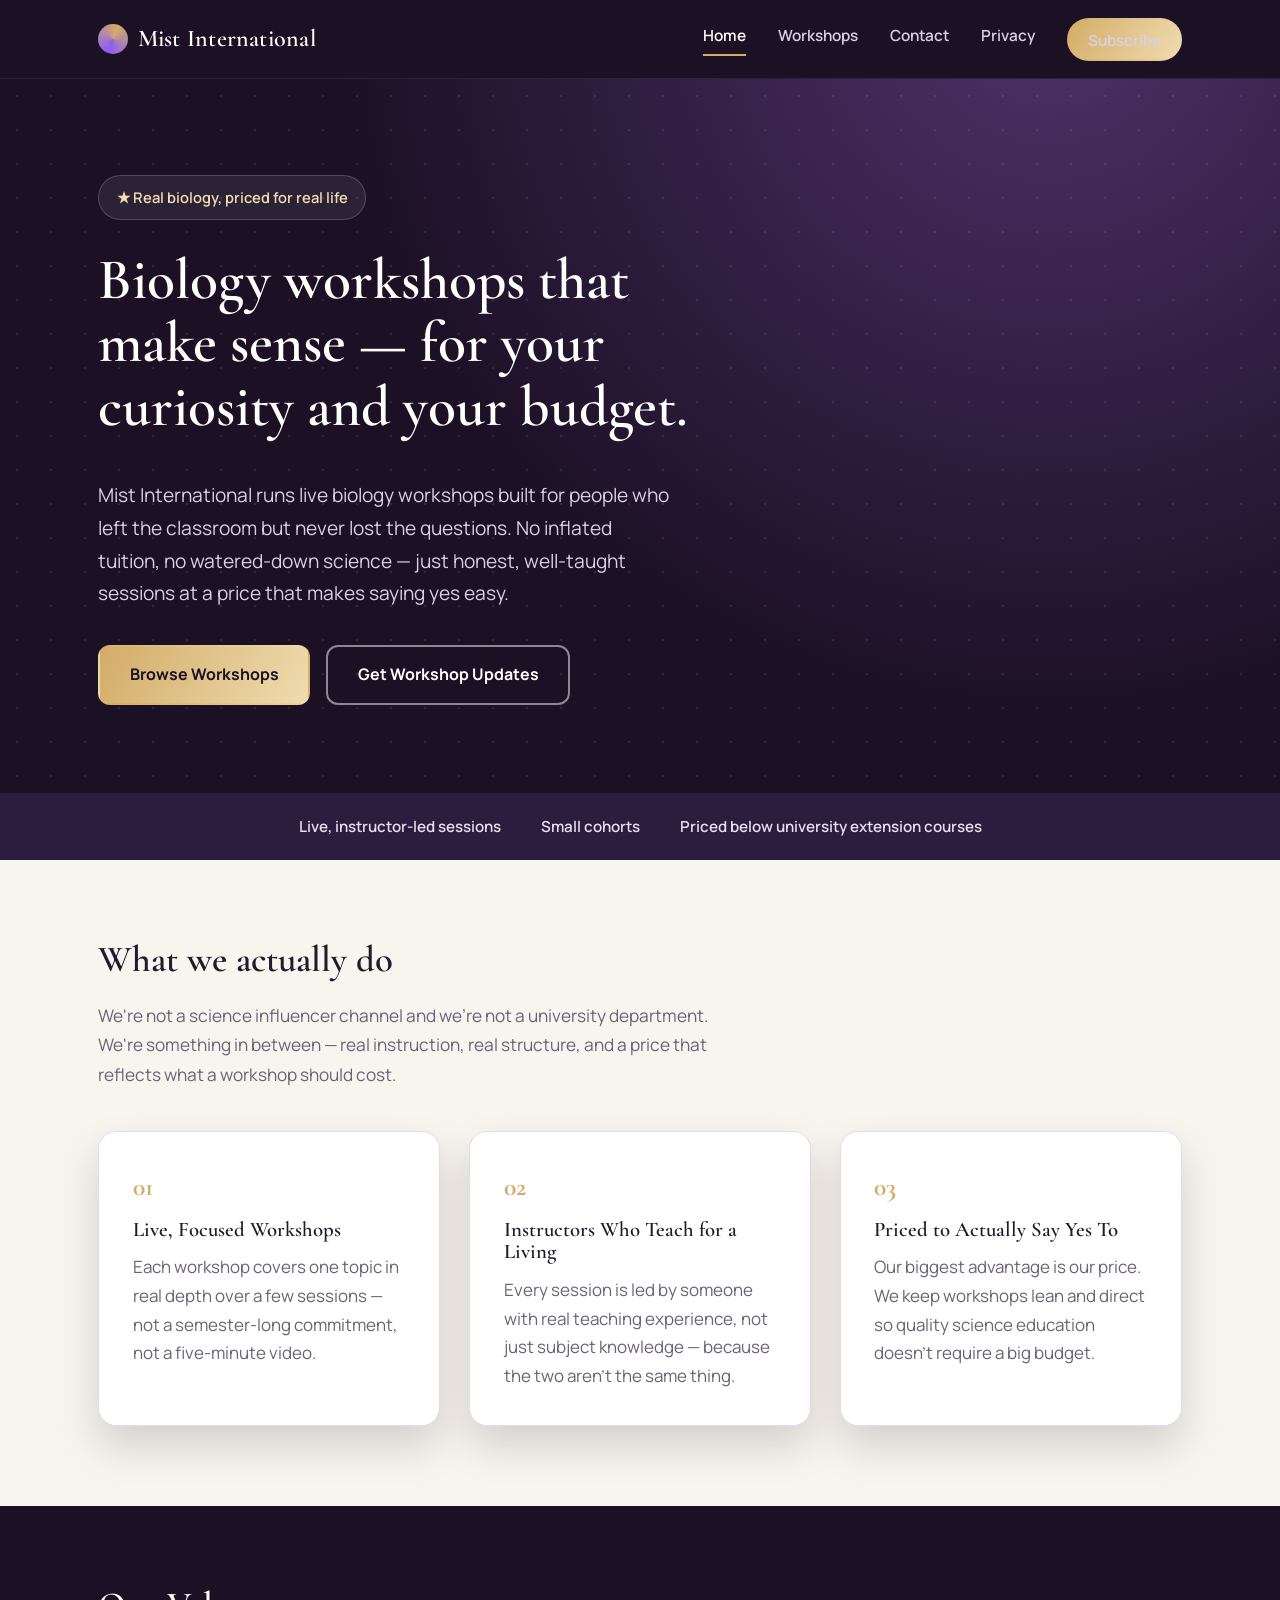
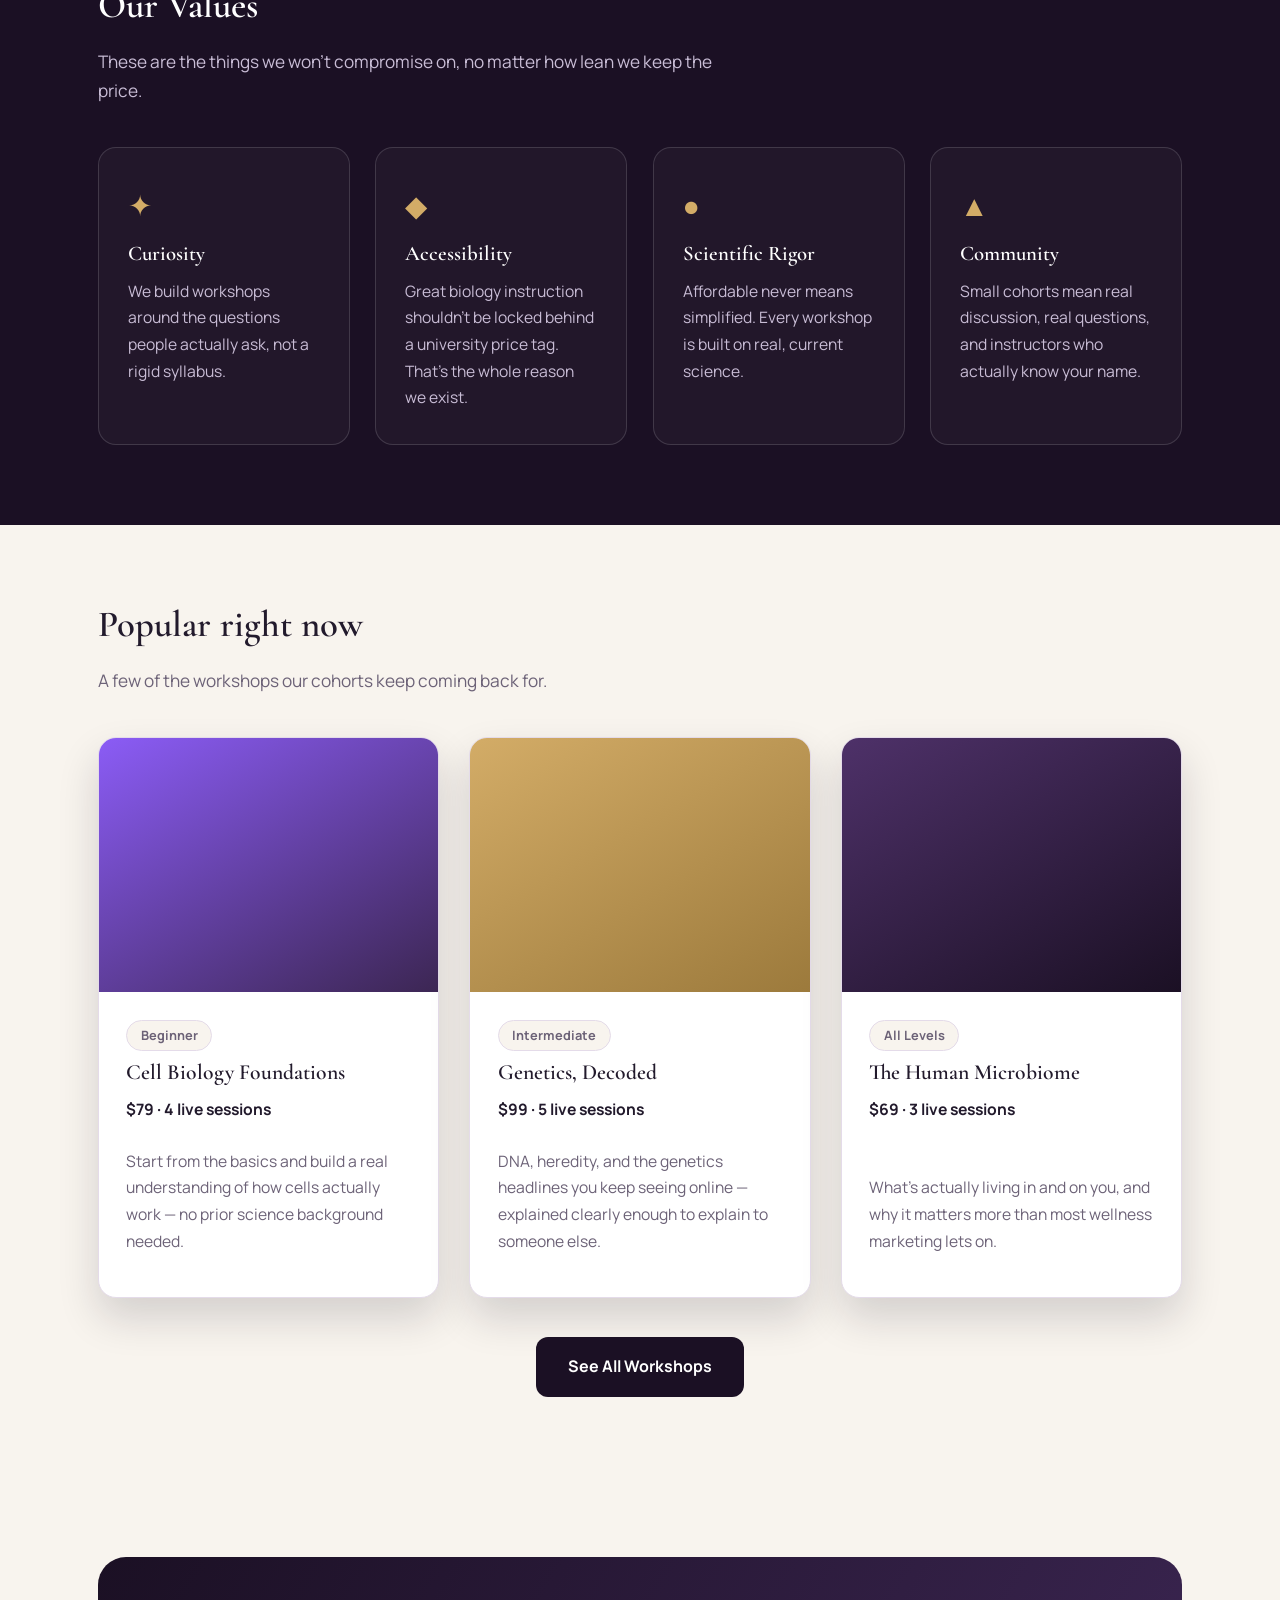
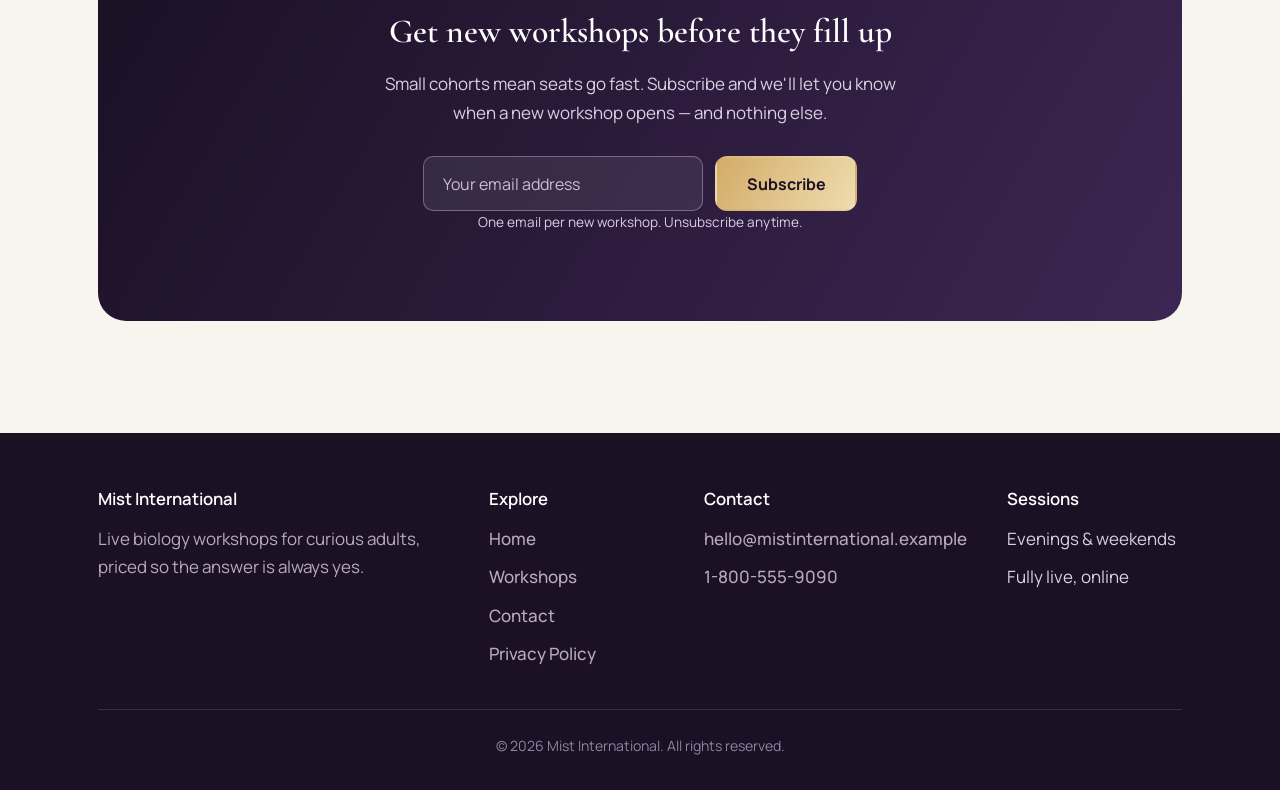
<file: index.html>
<!DOCTYPE html>
<html lang="en">
<head>
<meta charset="UTF-8" />
<meta name="viewport" content="width=device-width, initial-scale=1.0" />
<title>Mist International | Biology Workshops</title>
<link rel="preconnect" href="https://fonts.googleapis.com">
<link rel="preconnect" href="https://fonts.gstatic.com" crossorigin>
<link href="https://fonts.googleapis.com/css2?family=Cormorant+Garamond:wght@500;600;700&family=Manrope:wght@400;500;600;700;800&display=swap" rel="stylesheet">
<link rel="stylesheet" href="styles.css">
</head>
<body>

<header class="site-header">
  <div class="wrap">
    <a href="index.html" class="logo"><span class="mark"></span>Mist International</a>
    <nav class="main-nav">
      <a href="index.html" class="active">Home</a>
      <a href="products.html">Workshops</a>
      <a href="contact.html">Contact</a>
      <a href="privacy.html">Privacy</a>
      <a href="#newsletter" class="nav-cta">Subscribe</a>
    </nav>
  </div>
</header>

<section class="hero">
  <div class="wrap">
    <div class="hero-inner">
      <span class="price-note">★ Real biology, priced for real life</span>
      <h1>Biology workshops that make sense — for your curiosity and your budget.</h1>
      <p class="lead">Mist International runs live biology workshops built for people who left the classroom but never lost the questions. No inflated tuition, no watered-down science — just honest, well-taught sessions at a price that makes saying yes easy.</p>
      <div class="btn-row">
        <a href="products.html" class="btn btn-gold">Browse Workshops</a>
        <a href="#newsletter" class="btn btn-ghost">Get Workshop Updates</a>
      </div>
    </div>
  </div>
</section>

<div class="trust-strip">
  <div class="wrap">
    <span>Live, instructor-led sessions</span>
    <span>Small cohorts</span>
    <span>Priced below university extension courses</span>
  </div>
</div>

<section id="what-we-do">
  <div class="wrap">
    <div class="section-head">
      <h2>What we actually do</h2>
      <p>We're not a science influencer channel and we're not a university department. We're something in between — real instruction, real structure, and a price that reflects what a workshop should cost.</p>
    </div>
    <div class="tri-grid">
      <div class="highlight-card">
        <div class="num">01</div>
        <h3>Live, Focused Workshops</h3>
        <p>Each workshop covers one topic in real depth over a few sessions — not a semester-long commitment, not a five-minute video.</p>
      </div>
      <div class="highlight-card">
        <div class="num">02</div>
        <h3>Instructors Who Teach for a Living</h3>
        <p>Every session is led by someone with real teaching experience, not just subject knowledge — because the two aren't the same thing.</p>
      </div>
      <div class="highlight-card">
        <div class="num">03</div>
        <h3>Priced to Actually Say Yes To</h3>
        <p>Our biggest advantage is our price. We keep workshops lean and direct so quality science education doesn't require a big budget.</p>
      </div>
    </div>
  </div>
</section>

<section class="values-section" id="values">
  <div class="wrap">
    <div class="section-head">
      <h2>Our Values</h2>
      <p>These are the things we won't compromise on, no matter how lean we keep the price.</p>
    </div>
    <div class="values-grid">
      <div class="value-card">
        <div class="glyph">✦</div>
        <h3>Curiosity</h3>
        <p>We build workshops around the questions people actually ask, not a rigid syllabus.</p>
      </div>
      <div class="value-card">
        <div class="glyph">◆</div>
        <h3>Accessibility</h3>
        <p>Great biology instruction shouldn't be locked behind a university price tag. That's the whole reason we exist.</p>
      </div>
      <div class="value-card">
        <div class="glyph">●</div>
        <h3>Scientific Rigor</h3>
        <p>Affordable never means simplified. Every workshop is built on real, current science.</p>
      </div>
      <div class="value-card">
        <div class="glyph">▲</div>
        <h3>Community</h3>
        <p>Small cohorts mean real discussion, real questions, and instructors who actually know your name.</p>
      </div>
    </div>
  </div>
</section>

<section id="featured-workshops">
  <div class="wrap">
    <div class="section-head">
      <h2>Popular right now</h2>
      <p>A few of the workshops our cohorts keep coming back for.</p>
    </div>
    <div class="workshop-grid">
      <div class="workshop-card">
        <div class="workshop-photo w-a"></div>
        <div class="workshop-body">
          <span class="level-tag">Beginner</span>
          <h3>Cell Biology Foundations</h3>
          <p class="price">$79 · 4 live sessions</p>
          <p>Start from the basics and build a real understanding of how cells actually work — no prior science background needed.</p>
        </div>
      </div>
      <div class="workshop-card">
        <div class="workshop-photo w-b"></div>
        <div class="workshop-body">
          <span class="level-tag">Intermediate</span>
          <h3>Genetics, Decoded</h3>
          <p class="price">$99 · 5 live sessions</p>
          <p>DNA, heredity, and the genetics headlines you keep seeing online — explained clearly enough to explain to someone else.</p>
        </div>
      </div>
      <div class="workshop-card">
        <div class="workshop-photo w-c"></div>
        <div class="workshop-body">
          <span class="level-tag">All Levels</span>
          <h3>The Human Microbiome</h3>
          <p class="price">$69 · 3 live sessions</p>
          <p>What's actually living in and on you, and why it matters more than most wellness marketing lets on.</p>
        </div>
      </div>
    </div>
    <div class="btn-row" style="margin-top:2.4rem; justify-content:center;">
      <a href="products.html" class="btn btn-dark">See All Workshops</a>
    </div>
  </div>
</section>

<section id="newsletter">
  <div class="wrap">
    <div class="newsletter-band">
      <h2>Get new workshops before they fill up</h2>
      <p>Small cohorts mean seats go fast. Subscribe and we'll let you know when a new workshop opens — and nothing else.</p>
      <form class="newsletter-form">
        <label for="email" style="position:absolute; left:-9999px;">Email address</label>
        <input type="email" id="email" name="email" placeholder="Your email address" required>
        <button type="submit" class="btn btn-gold">Subscribe</button>
      </form>
      <p class="form-fine">One email per new workshop. Unsubscribe anytime.</p>
    </div>
  </div>
</section>

<footer class="site-footer">
  <div class="wrap">
    <div class="footer-grid">
      <div>
        <h4>Mist International</h4>
        <p>Live biology workshops for curious adults, priced so the answer is always yes.</p>
      </div>
      <div>
        <h4>Explore</h4>
        <ul>
          <li><a href="index.html">Home</a></li>
          <li><a href="products.html">Workshops</a></li>
          <li><a href="contact.html">Contact</a></li>
          <li><a href="privacy.html">Privacy Policy</a></li>
        </ul>
      </div>
      <div>
        <h4>Contact</h4>
        <ul>
          <li><a href="mailto:hello@mistinternational.example">hello@mistinternational.example</a></li>
          <li><a href="tel:+18005559090">1-800-555-9090</a></li>
        </ul>
      </div>
      <div>
        <h4>Sessions</h4>
        <ul>
          <li>Evenings & weekends</li>
          <li>Fully live, online</li>
        </ul>
      </div>
    </div>
    <div class="footer-bottom">© 2026 Mist International. All rights reserved.</div>
  </div>
</footer>

</body>
</html>
</file>
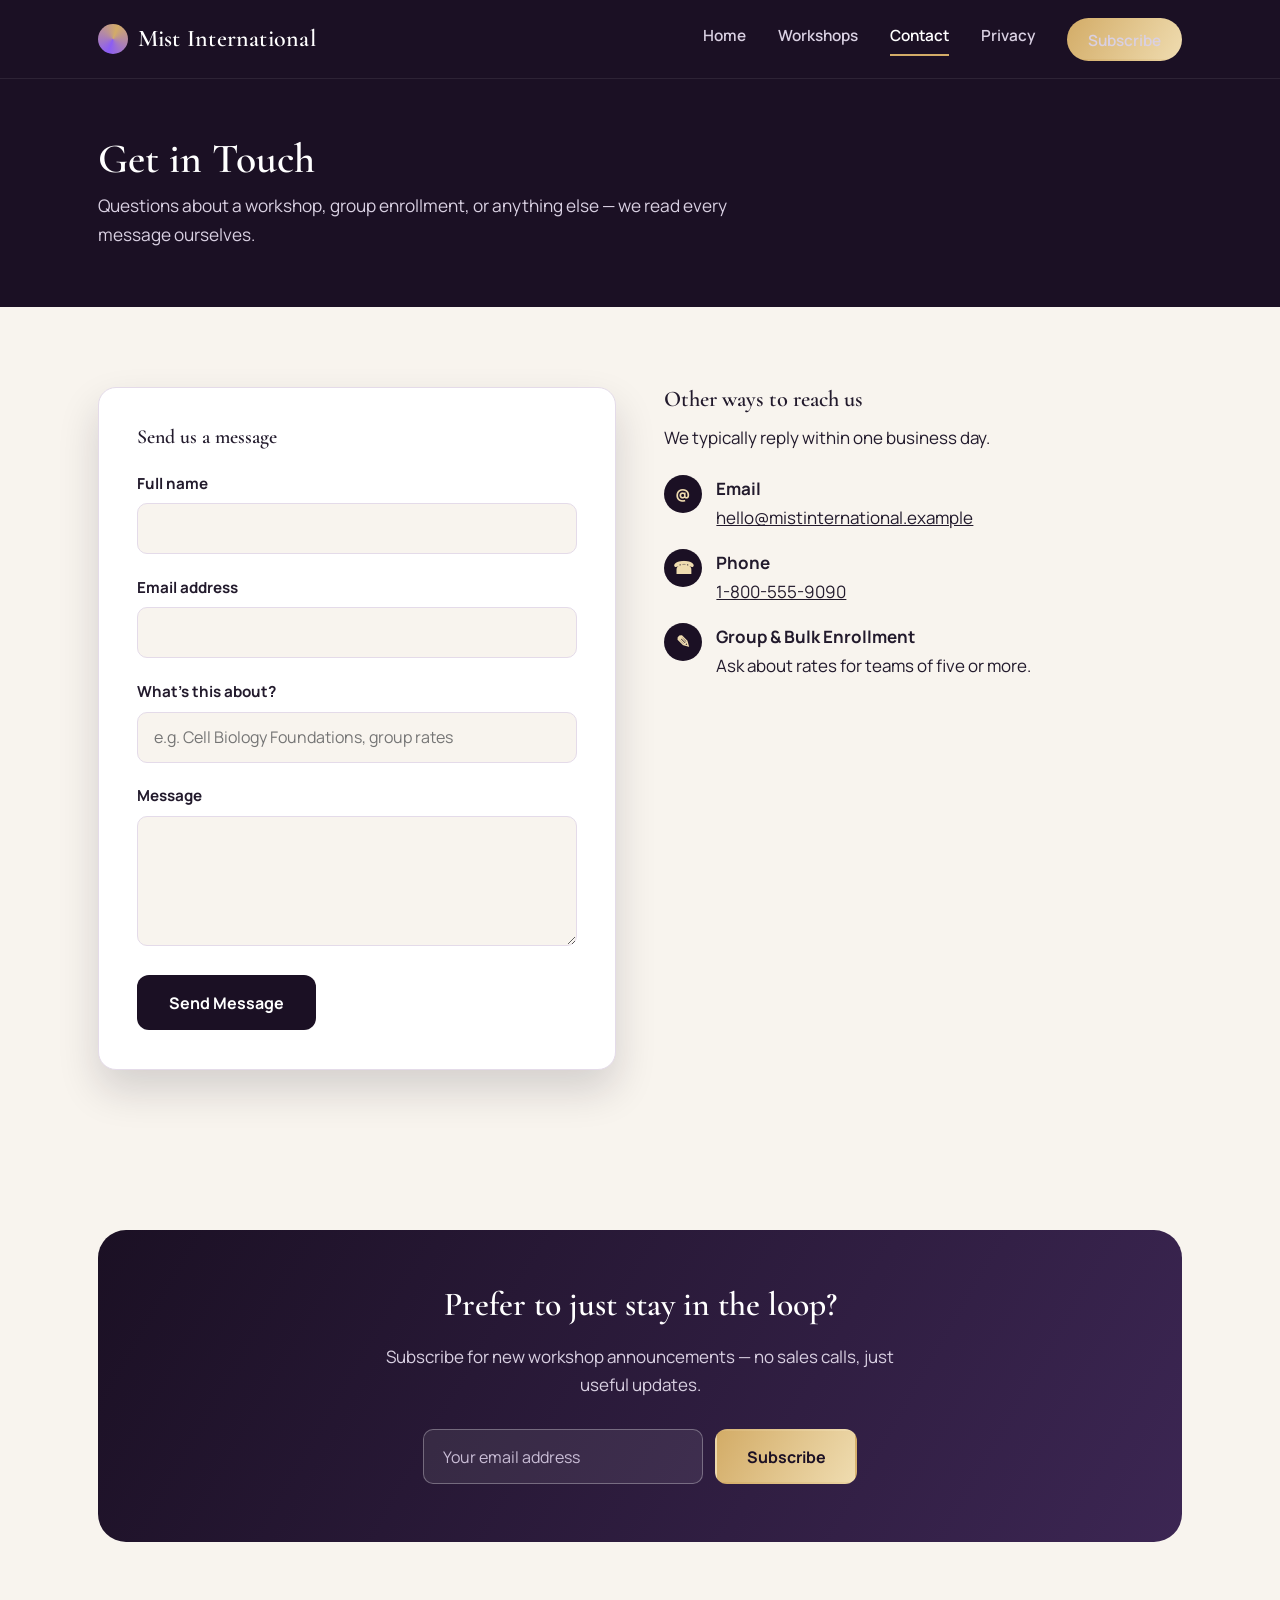
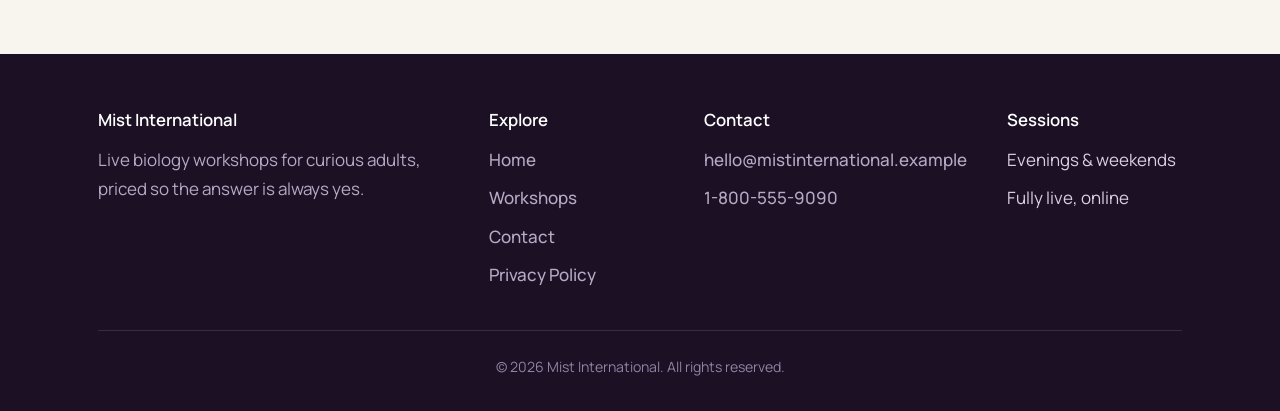
<file: contact.html>
<!DOCTYPE html>
<html lang="en">
<head>
<meta charset="UTF-8" />
<meta name="viewport" content="width=device-width, initial-scale=1.0" />
<title>Contact | Mist International</title>
<link rel="preconnect" href="https://fonts.googleapis.com">
<link rel="preconnect" href="https://fonts.gstatic.com" crossorigin>
<link href="https://fonts.googleapis.com/css2?family=Cormorant+Garamond:wght@500;600;700&family=Manrope:wght@400;500;600;700;800&display=swap" rel="stylesheet">
<link rel="stylesheet" href="styles.css">
</head>
<body>

<header class="site-header">
  <div class="wrap">
    <a href="index.html" class="logo"><span class="mark"></span>Mist International</a>
    <nav class="main-nav">
      <a href="index.html">Home</a>
      <a href="products.html">Workshops</a>
      <a href="contact.html" class="active">Contact</a>
      <a href="privacy.html">Privacy</a>
      <a href="index.html#newsletter" class="nav-cta">Subscribe</a>
    </nav>
  </div>
</header>

<div class="page-header">
  <div class="wrap">
    <h1>Get in Touch</h1>
    <p>Questions about a workshop, group enrollment, or anything else — we read every message ourselves.</p>
  </div>
</div>

<section>
  <div class="wrap">
    <div class="contact-grid">
      <div class="contact-card">
        <h3 style="margin-bottom:1.4rem;">Send us a message</h3>
        <form>
          <div class="form-field">
            <label for="name">Full name</label>
            <input type="text" id="name" name="name" required>
          </div>
          <div class="form-field">
            <label for="cemail">Email address</label>
            <input type="email" id="cemail" name="email" required>
          </div>
          <div class="form-field">
            <label for="topic">What's this about?</label>
            <input type="text" id="topic" name="topic" placeholder="e.g. Cell Biology Foundations, group rates">
          </div>
          <div class="form-field">
            <label for="message">Message</label>
            <textarea id="message" name="message" required></textarea>
          </div>
          <button type="submit" class="btn btn-dark">Send Message</button>
        </form>
      </div>

      <div class="contact-info">
        <h3>Other ways to reach us</h3>
        <p>We typically reply within one business day.</p>
        <ul class="contact-list">
          <li>
            <span class="icon">@</span>
            <div>
              <strong>Email</strong><br>
              <a href="mailto:hello@mistinternational.example">hello@mistinternational.example</a>
            </div>
          </li>
          <li>
            <span class="icon">☎</span>
            <div>
              <strong>Phone</strong><br>
              <a href="tel:+18005559090">1-800-555-9090</a>
            </div>
          </li>
          <li>
            <span class="icon">✎</span>
            <div>
              <strong>Group &amp; Bulk Enrollment</strong><br>
              Ask about rates for teams of five or more.
            </div>
          </li>
        </ul>
      </div>
    </div>
  </div>
</section>

<section>
  <div class="wrap">
    <div class="newsletter-band">
      <h2>Prefer to just stay in the loop?</h2>
      <p>Subscribe for new workshop announcements — no sales calls, just useful updates.</p>
      <form class="newsletter-form">
        <label for="email4" style="position:absolute; left:-9999px;">Email address</label>
        <input type="email" id="email4" name="email" placeholder="Your email address" required>
        <button type="submit" class="btn btn-gold">Subscribe</button>
      </form>
    </div>
  </div>
</section>

<footer class="site-footer">
  <div class="wrap">
    <div class="footer-grid">
      <div>
        <h4>Mist International</h4>
        <p>Live biology workshops for curious adults, priced so the answer is always yes.</p>
      </div>
      <div>
        <h4>Explore</h4>
        <ul>
          <li><a href="index.html">Home</a></li>
          <li><a href="products.html">Workshops</a></li>
          <li><a href="contact.html">Contact</a></li>
          <li><a href="privacy.html">Privacy Policy</a></li>
        </ul>
      </div>
      <div>
        <h4>Contact</h4>
        <ul>
          <li><a href="mailto:hello@mistinternational.example">hello@mistinternational.example</a></li>
          <li><a href="tel:+18005559090">1-800-555-9090</a></li>
        </ul>
      </div>
      <div>
        <h4>Sessions</h4>
        <ul>
          <li>Evenings & weekends</li>
          <li>Fully live, online</li>
        </ul>
      </div>
    </div>
    <div class="footer-bottom">© 2026 Mist International. All rights reserved.</div>
  </div>
</footer>

</body>
</html>
</file>
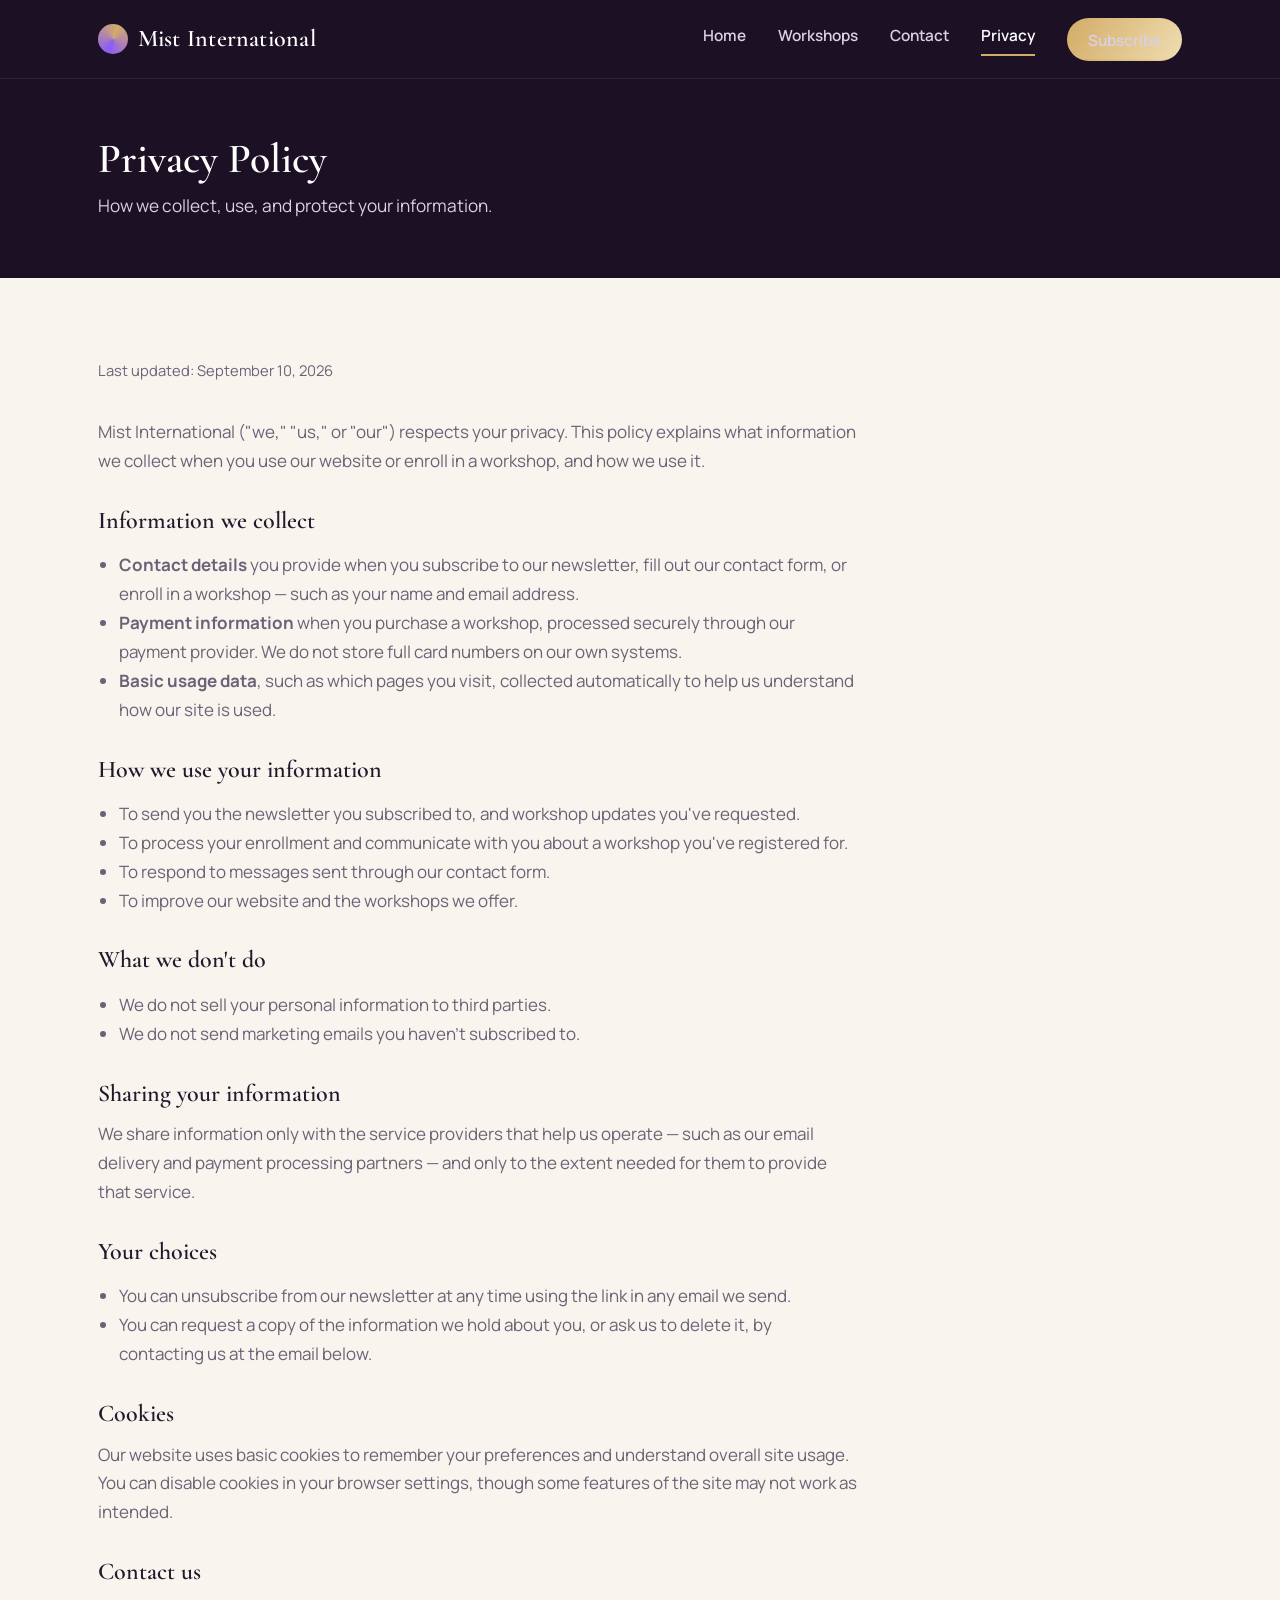
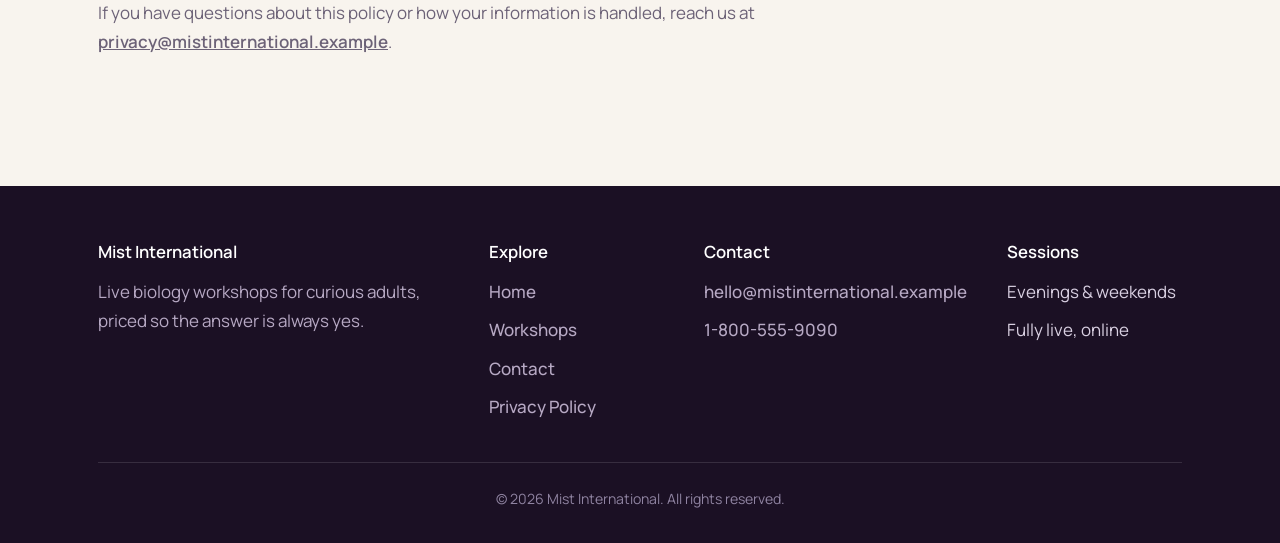
<file: privacy.html>
<!DOCTYPE html>
<html lang="en">
<head>
<meta charset="UTF-8" />
<meta name="viewport" content="width=device-width, initial-scale=1.0" />
<title>Privacy Policy | Mist International</title>
<link rel="preconnect" href="https://fonts.googleapis.com">
<link rel="preconnect" href="https://fonts.gstatic.com" crossorigin>
<link href="https://fonts.googleapis.com/css2?family=Cormorant+Garamond:wght@500;600;700&family=Manrope:wght@400;500;600;700;800&display=swap" rel="stylesheet">
<link rel="stylesheet" href="styles.css">
</head>
<body>

<header class="site-header">
  <div class="wrap">
    <a href="index.html" class="logo"><span class="mark"></span>Mist International</a>
    <nav class="main-nav">
      <a href="index.html">Home</a>
      <a href="products.html">Workshops</a>
      <a href="contact.html">Contact</a>
      <a href="privacy.html" class="active">Privacy</a>
      <a href="index.html#newsletter" class="nav-cta">Subscribe</a>
    </nav>
  </div>
</header>

<div class="page-header">
  <div class="wrap">
    <h1>Privacy Policy</h1>
    <p>How we collect, use, and protect your information.</p>
  </div>
</div>

<section>
  <div class="wrap">
    <div class="policy-body">
      <p class="policy-updated">Last updated: September 10, 2026</p>

      <p>Mist International ("we," "us," or "our") respects your privacy. This policy explains what information we collect when you use our website or enroll in a workshop, and how we use it.</p>

      <h2>Information we collect</h2>
      <ul>
        <li><strong>Contact details</strong> you provide when you subscribe to our newsletter, fill out our contact form, or enroll in a workshop — such as your name and email address.</li>
        <li><strong>Payment information</strong> when you purchase a workshop, processed securely through our payment provider. We do not store full card numbers on our own systems.</li>
        <li><strong>Basic usage data</strong>, such as which pages you visit, collected automatically to help us understand how our site is used.</li>
      </ul>

      <h2>How we use your information</h2>
      <ul>
        <li>To send you the newsletter you subscribed to, and workshop updates you've requested.</li>
        <li>To process your enrollment and communicate with you about a workshop you've registered for.</li>
        <li>To respond to messages sent through our contact form.</li>
        <li>To improve our website and the workshops we offer.</li>
      </ul>

      <h2>What we don't do</h2>
      <ul>
        <li>We do not sell your personal information to third parties.</li>
        <li>We do not send marketing emails you haven't subscribed to.</li>
      </ul>

      <h2>Sharing your information</h2>
      <p>We share information only with the service providers that help us operate — such as our email delivery and payment processing partners — and only to the extent needed for them to provide that service.</p>

      <h2>Your choices</h2>
      <ul>
        <li>You can unsubscribe from our newsletter at any time using the link in any email we send.</li>
        <li>You can request a copy of the information we hold about you, or ask us to delete it, by contacting us at the email below.</li>
      </ul>

      <h2>Cookies</h2>
      <p>Our website uses basic cookies to remember your preferences and understand overall site usage. You can disable cookies in your browser settings, though some features of the site may not work as intended.</p>

      <h2>Contact us</h2>
      <p>If you have questions about this policy or how your information is handled, reach us at <a href="mailto:privacy@mistinternational.example" style="color:var(--muted); font-weight:600;">privacy@mistinternational.example</a>.</p>
    </div>
  </div>
</section>

<footer class="site-footer">
  <div class="wrap">
    <div class="footer-grid">
      <div>
        <h4>Mist International</h4>
        <p>Live biology workshops for curious adults, priced so the answer is always yes.</p>
      </div>
      <div>
        <h4>Explore</h4>
        <ul>
          <li><a href="index.html">Home</a></li>
          <li><a href="products.html">Workshops</a></li>
          <li><a href="contact.html">Contact</a></li>
          <li><a href="privacy.html">Privacy Policy</a></li>
        </ul>
      </div>
      <div>
        <h4>Contact</h4>
        <ul>
          <li><a href="mailto:hello@mistinternational.example">hello@mistinternational.example</a></li>
          <li><a href="tel:+18005559090">1-800-555-9090</a></li>
        </ul>
      </div>
      <div>
        <h4>Sessions</h4>
        <ul>
          <li>Evenings & weekends</li>
          <li>Fully live, online</li>
        </ul>
      </div>
    </div>
    <div class="footer-bottom">© 2026 Mist International. All rights reserved.</div>
  </div>
</footer>

</body>
</html>
</file>
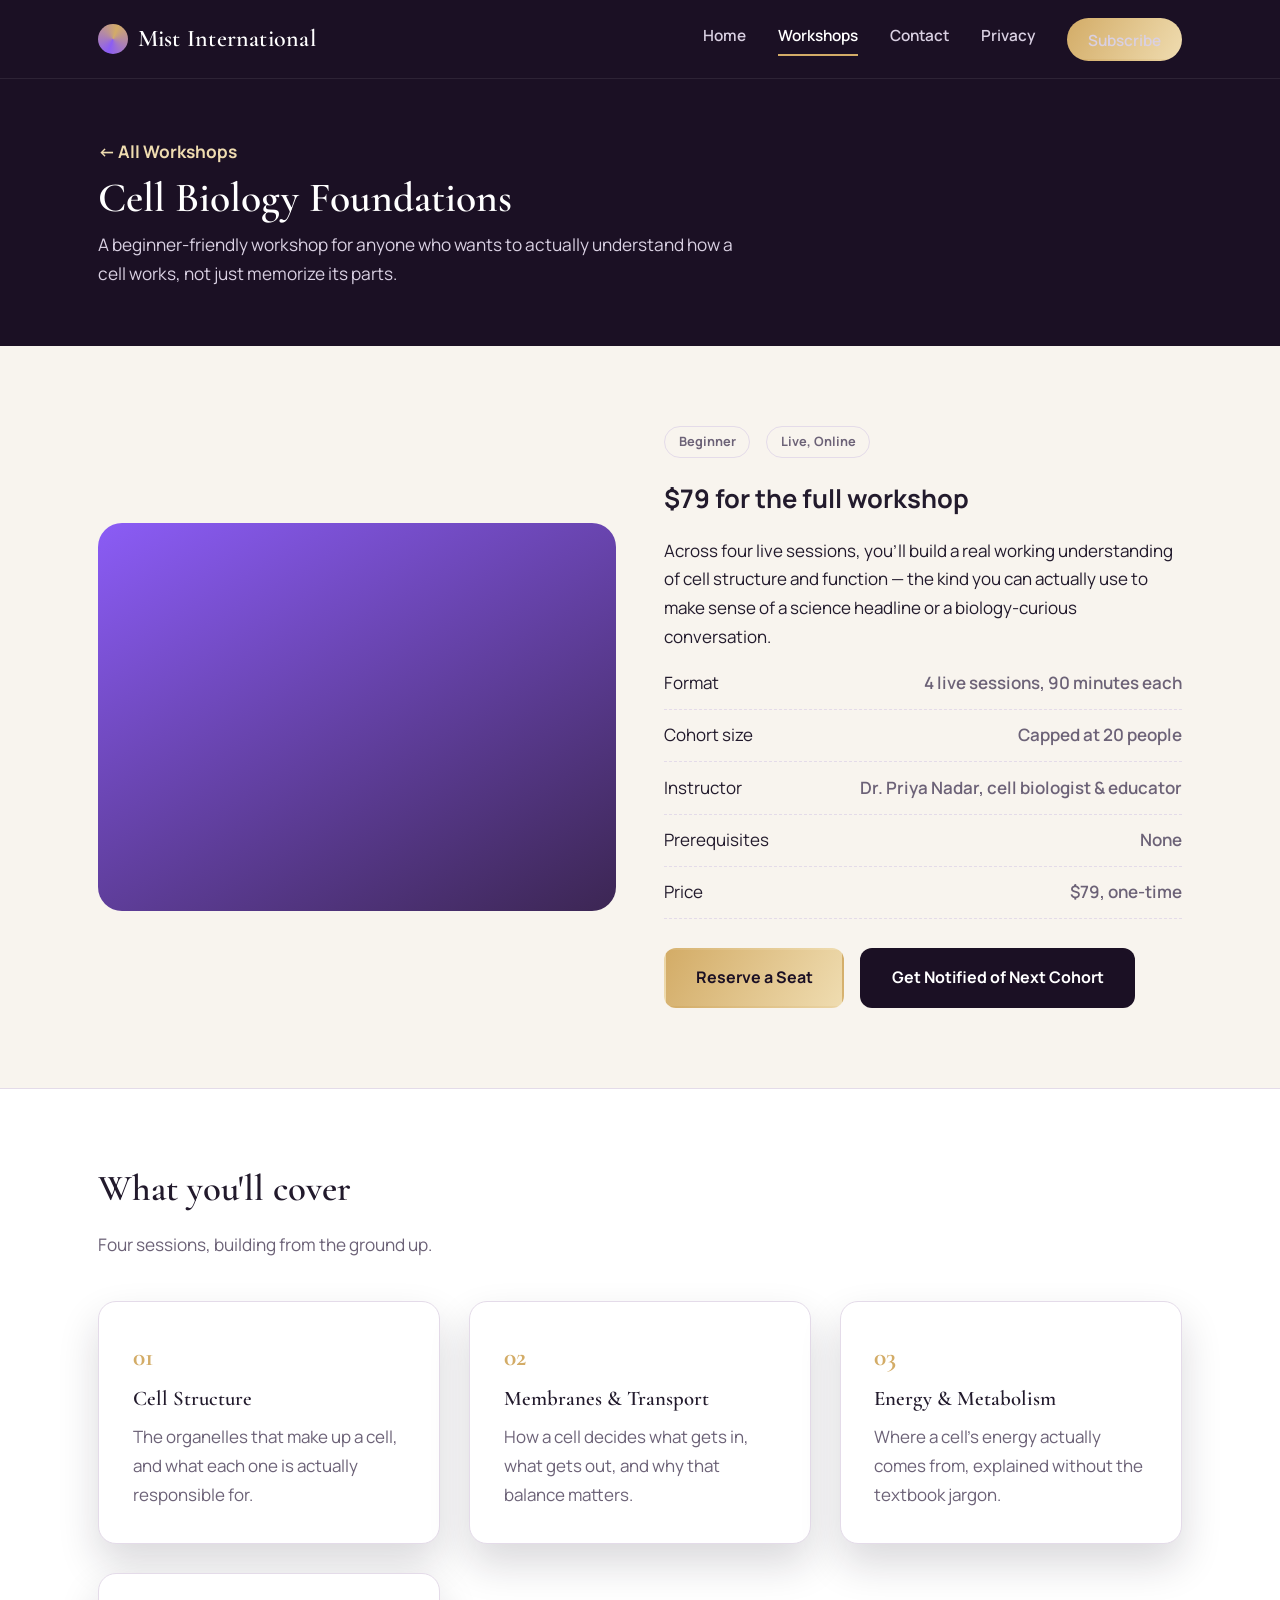
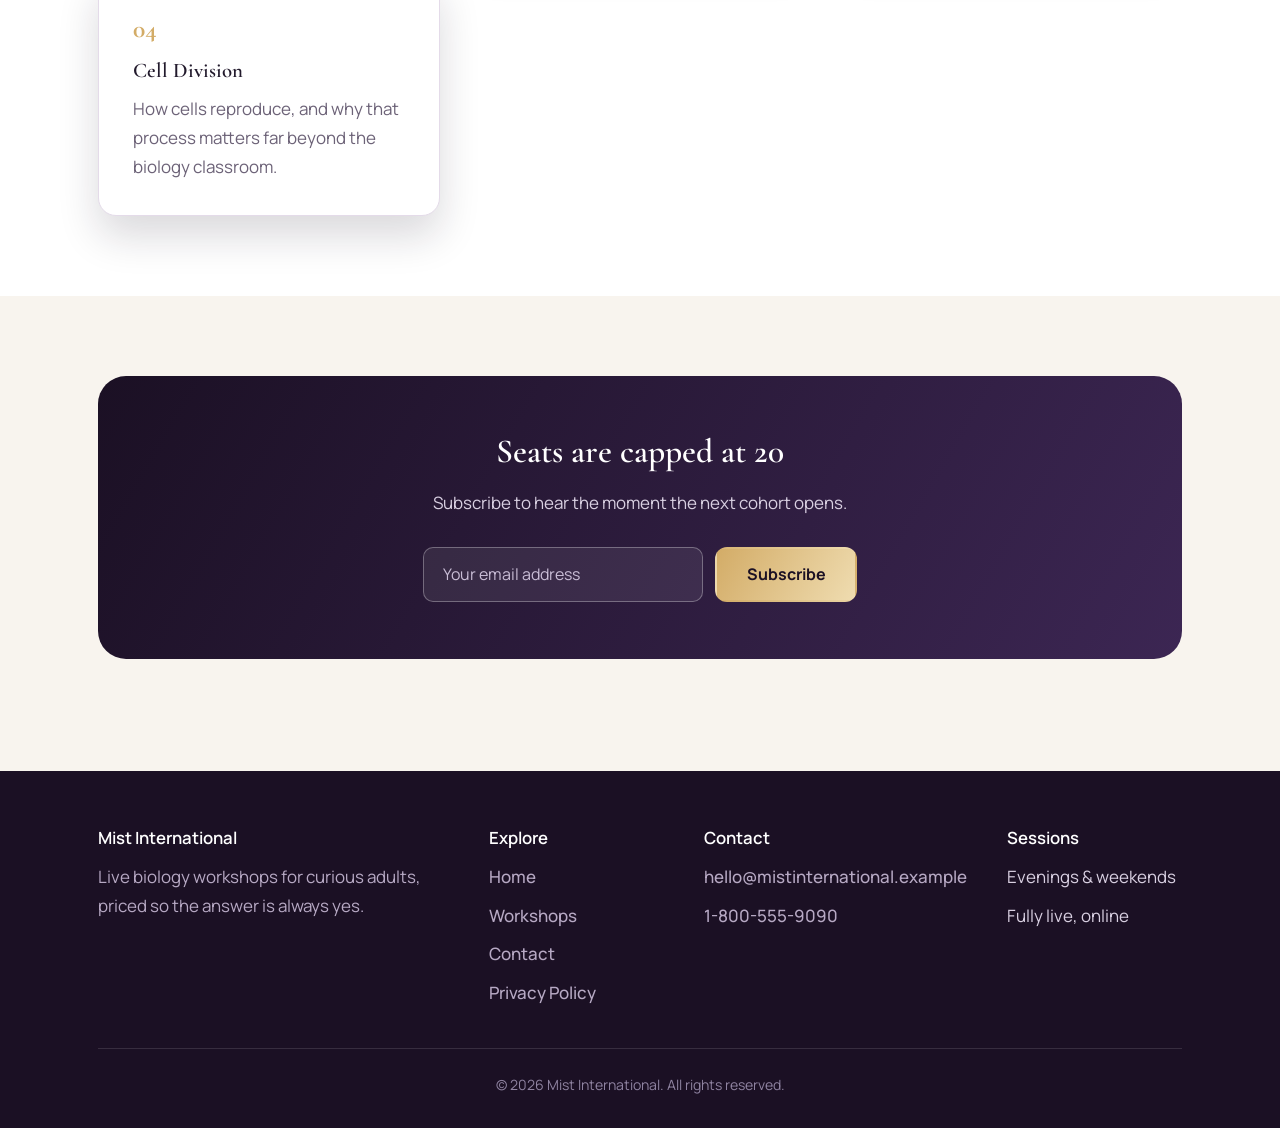
<file: product.html>
<!DOCTYPE html>
<html lang="en">
<head>
<meta charset="UTF-8" />
<meta name="viewport" content="width=device-width, initial-scale=1.0" />
<title>Cell Biology Foundations | Mist International</title>
<link rel="preconnect" href="https://fonts.googleapis.com">
<link rel="preconnect" href="https://fonts.gstatic.com" crossorigin>
<link href="https://fonts.googleapis.com/css2?family=Cormorant+Garamond:wght@500;600;700&family=Manrope:wght@400;500;600;700;800&display=swap" rel="stylesheet">
<link rel="stylesheet" href="styles.css">
</head>
<body>

<header class="site-header">
  <div class="wrap">
    <a href="index.html" class="logo"><span class="mark"></span>Mist International</a>
    <nav class="main-nav">
      <a href="index.html">Home</a>
      <a href="products.html" class="active">Workshops</a>
      <a href="contact.html">Contact</a>
      <a href="privacy.html">Privacy</a>
      <a href="index.html#newsletter" class="nav-cta">Subscribe</a>
    </nav>
  </div>
</header>

<div class="page-header">
  <div class="wrap">
    <p style="color:var(--gold-soft); font-weight:700; margin-bottom:0.6rem;"><a href="products.html" style="text-decoration:none; color:inherit;">← All Workshops</a></p>
    <h1>Cell Biology Foundations</h1>
    <p>A beginner-friendly workshop for anyone who wants to actually understand how a cell works, not just memorize its parts.</p>
  </div>
</div>

<section>
  <div class="wrap">
    <div class="product-hero">
      <div class="product-art"></div>
      <div>
        <div class="product-meta-row">
          <span class="level-tag">Beginner</span>
          <span class="level-tag">Live, Online</span>
        </div>
        <p class="product-price">$79 for the full workshop</p>
        <p>Across four live sessions, you'll build a real working understanding of cell structure and function — the kind you can actually use to make sense of a science headline or a biology-curious conversation.</p>
        <ul class="spec-list">
          <li><span>Format</span><strong>4 live sessions, 90 minutes each</strong></li>
          <li><span>Cohort size</span><strong>Capped at 20 people</strong></li>
          <li><span>Instructor</span><strong>Dr. Priya Nadar, cell biologist &amp; educator</strong></li>
          <li><span>Prerequisites</span><strong>None</strong></li>
          <li><span>Price</span><strong>$79, one-time</strong></li>
        </ul>
        <div class="btn-row" style="margin-top:1.8rem;">
          <a href="contact.html" class="btn btn-gold">Reserve a Seat</a>
          <a href="index.html#newsletter" class="btn btn-dark">Get Notified of Next Cohort</a>
        </div>
      </div>
    </div>
  </div>
</section>

<section style="background:#fff; border-top:1px solid var(--line);">
  <div class="wrap">
    <div class="section-head">
      <h2>What you'll cover</h2>
      <p>Four sessions, building from the ground up.</p>
    </div>
    <div class="tri-grid">
      <div class="highlight-card">
        <div class="num">01</div>
        <h3>Cell Structure</h3>
        <p>The organelles that make up a cell, and what each one is actually responsible for.</p>
      </div>
      <div class="highlight-card">
        <div class="num">02</div>
        <h3>Membranes &amp; Transport</h3>
        <p>How a cell decides what gets in, what gets out, and why that balance matters.</p>
      </div>
      <div class="highlight-card">
        <div class="num">03</div>
        <h3>Energy &amp; Metabolism</h3>
        <p>Where a cell's energy actually comes from, explained without the textbook jargon.</p>
      </div>
      <div class="highlight-card">
        <div class="num">04</div>
        <h3>Cell Division</h3>
        <p>How cells reproduce, and why that process matters far beyond the biology classroom.</p>
      </div>
    </div>
  </div>
</section>

<section>
  <div class="wrap">
    <div class="newsletter-band">
      <h2>Seats are capped at 20</h2>
      <p>Subscribe to hear the moment the next cohort opens.</p>
      <form class="newsletter-form">
        <label for="email3" style="position:absolute; left:-9999px;">Email address</label>
        <input type="email" id="email3" name="email" placeholder="Your email address" required>
        <button type="submit" class="btn btn-gold">Subscribe</button>
      </form>
    </div>
  </div>
</section>

<footer class="site-footer">
  <div class="wrap">
    <div class="footer-grid">
      <div>
        <h4>Mist International</h4>
        <p>Live biology workshops for curious adults, priced so the answer is always yes.</p>
      </div>
      <div>
        <h4>Explore</h4>
        <ul>
          <li><a href="index.html">Home</a></li>
          <li><a href="products.html">Workshops</a></li>
          <li><a href="contact.html">Contact</a></li>
          <li><a href="privacy.html">Privacy Policy</a></li>
        </ul>
      </div>
      <div>
        <h4>Contact</h4>
        <ul>
          <li><a href="mailto:hello@mistinternational.example">hello@mistinternational.example</a></li>
          <li><a href="tel:+18005559090">1-800-555-9090</a></li>
        </ul>
      </div>
      <div>
        <h4>Sessions</h4>
        <ul>
          <li>Evenings & weekends</li>
          <li>Fully live, online</li>
        </ul>
      </div>
    </div>
    <div class="footer-bottom">© 2026 Mist International. All rights reserved.</div>
  </div>
</footer>

</body>
</html>
</file>
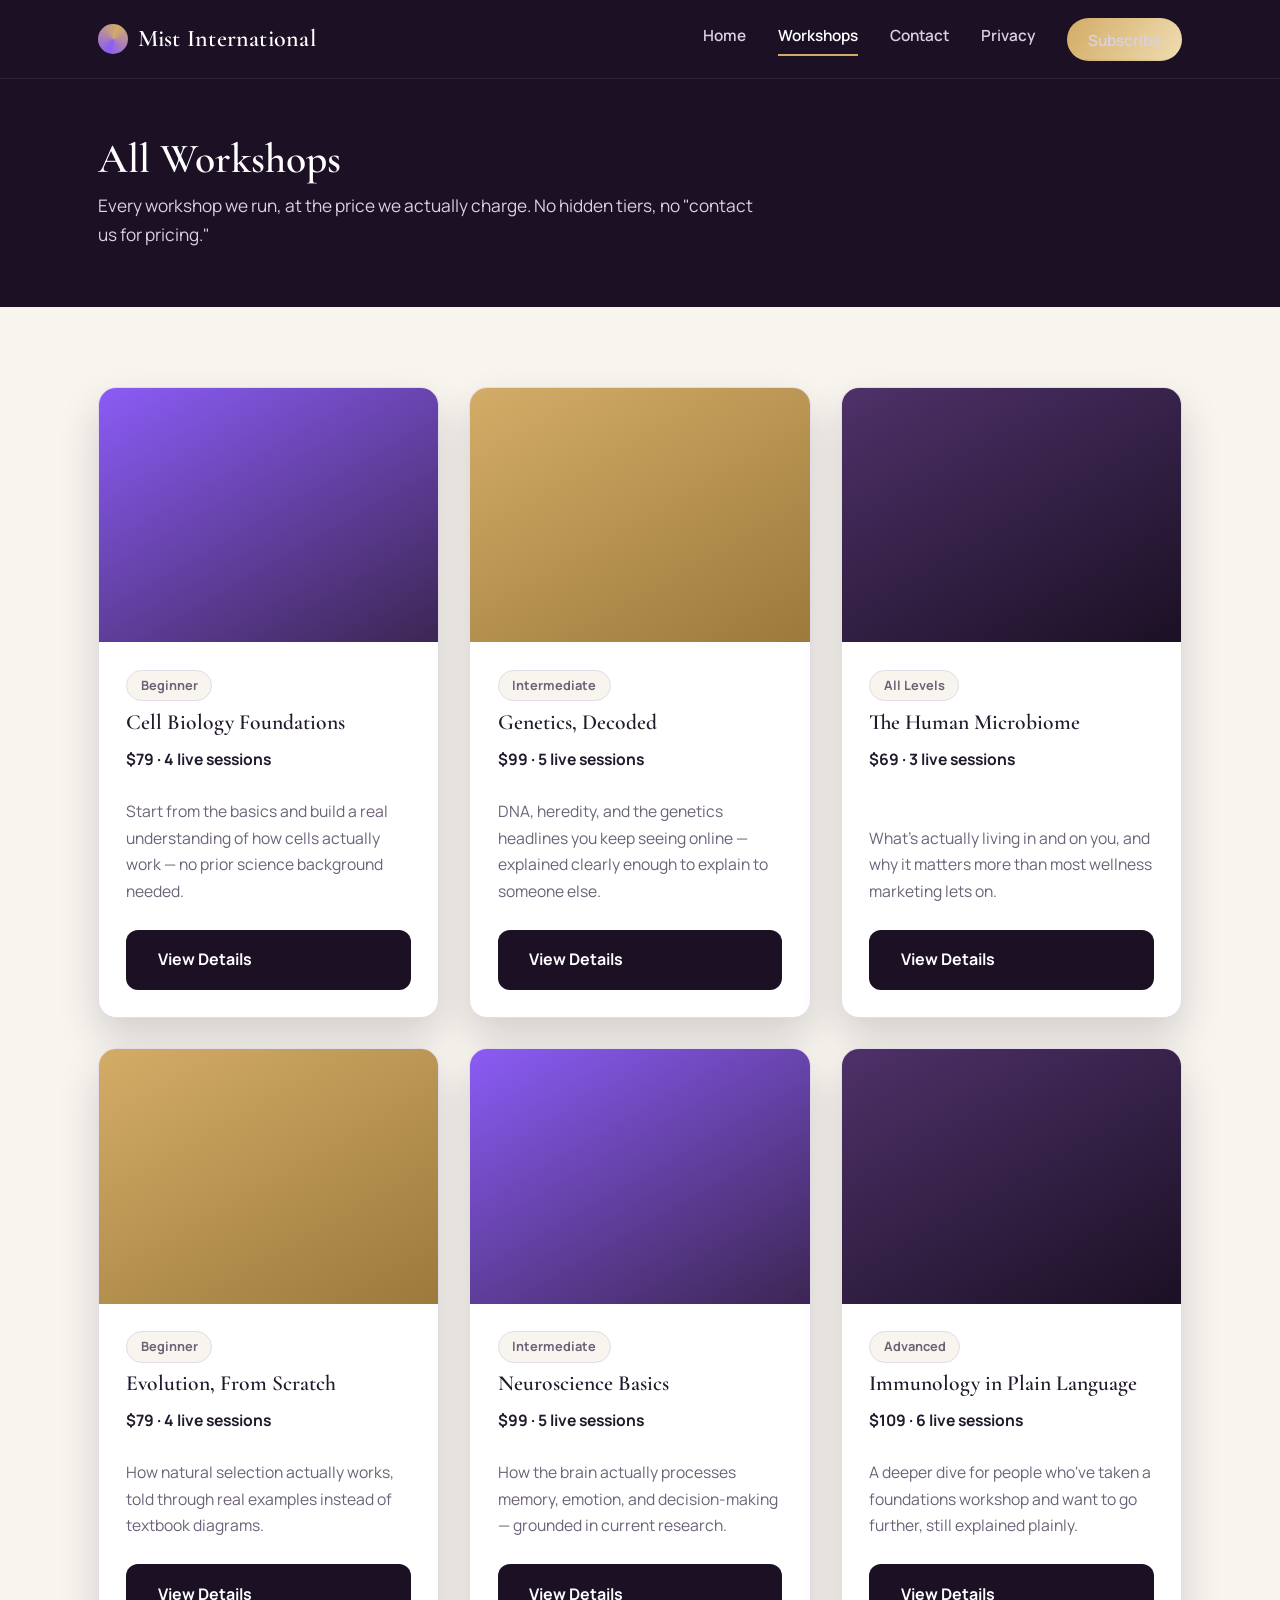
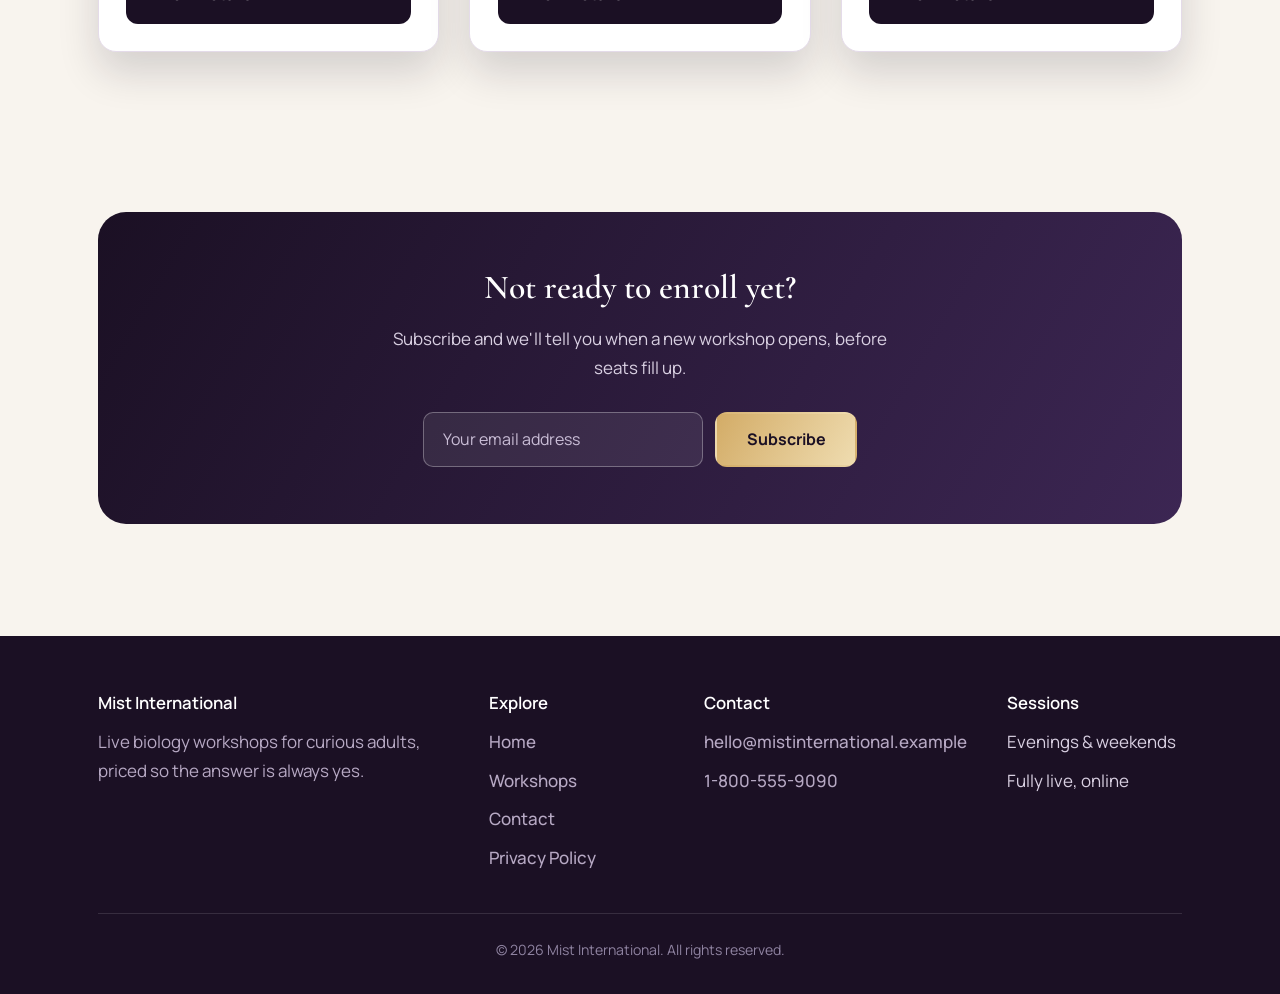
<file: products.html>
<!DOCTYPE html>
<html lang="en">
<head>
<meta charset="UTF-8" />
<meta name="viewport" content="width=device-width, initial-scale=1.0" />
<title>Workshops | Mist International</title>
<link rel="preconnect" href="https://fonts.googleapis.com">
<link rel="preconnect" href="https://fonts.gstatic.com" crossorigin>
<link href="https://fonts.googleapis.com/css2?family=Cormorant+Garamond:wght@500;600;700&family=Manrope:wght@400;500;600;700;800&display=swap" rel="stylesheet">
<link rel="stylesheet" href="styles.css">
</head>
<body>

<header class="site-header">
  <div class="wrap">
    <a href="index.html" class="logo"><span class="mark"></span>Mist International</a>
    <nav class="main-nav">
      <a href="index.html">Home</a>
      <a href="products.html" class="active">Workshops</a>
      <a href="contact.html">Contact</a>
      <a href="privacy.html">Privacy</a>
      <a href="index.html#newsletter" class="nav-cta">Subscribe</a>
    </nav>
  </div>
</header>

<div class="page-header">
  <div class="wrap">
    <h1>All Workshops</h1>
    <p>Every workshop we run, at the price we actually charge. No hidden tiers, no "contact us for pricing."</p>
  </div>
</div>

<section>
  <div class="wrap">
    <div class="workshop-grid">

      <div class="workshop-card">
        <div class="workshop-photo w-a"></div>
        <div class="workshop-body">
          <span class="level-tag">Beginner</span>
          <h3>Cell Biology Foundations</h3>
          <p class="price">$79 · 4 live sessions</p>
          <p>Start from the basics and build a real understanding of how cells actually work — no prior science background needed.</p>
          <a href="product.html" class="btn btn-dark">View Details</a>
        </div>
      </div>

      <div class="workshop-card">
        <div class="workshop-photo w-b"></div>
        <div class="workshop-body">
          <span class="level-tag">Intermediate</span>
          <h3>Genetics, Decoded</h3>
          <p class="price">$99 · 5 live sessions</p>
          <p>DNA, heredity, and the genetics headlines you keep seeing online — explained clearly enough to explain to someone else.</p>
          <a href="product.html" class="btn btn-dark">View Details</a>
        </div>
      </div>

      <div class="workshop-card">
        <div class="workshop-photo w-c"></div>
        <div class="workshop-body">
          <span class="level-tag">All Levels</span>
          <h3>The Human Microbiome</h3>
          <p class="price">$69 · 3 live sessions</p>
          <p>What's actually living in and on you, and why it matters more than most wellness marketing lets on.</p>
          <a href="product.html" class="btn btn-dark">View Details</a>
        </div>
      </div>

      <div class="workshop-card">
        <div class="workshop-photo w-b"></div>
        <div class="workshop-body">
          <span class="level-tag">Beginner</span>
          <h3>Evolution, From Scratch</h3>
          <p class="price">$79 · 4 live sessions</p>
          <p>How natural selection actually works, told through real examples instead of textbook diagrams.</p>
          <a href="product.html" class="btn btn-dark">View Details</a>
        </div>
      </div>

      <div class="workshop-card">
        <div class="workshop-photo w-a"></div>
        <div class="workshop-body">
          <span class="level-tag">Intermediate</span>
          <h3>Neuroscience Basics</h3>
          <p class="price">$99 · 5 live sessions</p>
          <p>How the brain actually processes memory, emotion, and decision-making — grounded in current research.</p>
          <a href="product.html" class="btn btn-dark">View Details</a>
        </div>
      </div>

      <div class="workshop-card">
        <div class="workshop-photo w-c"></div>
        <div class="workshop-body">
          <span class="level-tag">Advanced</span>
          <h3>Immunology in Plain Language</h3>
          <p class="price">$109 · 6 live sessions</p>
          <p>A deeper dive for people who've taken a foundations workshop and want to go further, still explained plainly.</p>
          <a href="product.html" class="btn btn-dark">View Details</a>
        </div>
      </div>

    </div>
  </div>
</section>

<section>
  <div class="wrap">
    <div class="newsletter-band">
      <h2>Not ready to enroll yet?</h2>
      <p>Subscribe and we'll tell you when a new workshop opens, before seats fill up.</p>
      <form class="newsletter-form">
        <label for="email2" style="position:absolute; left:-9999px;">Email address</label>
        <input type="email" id="email2" name="email" placeholder="Your email address" required>
        <button type="submit" class="btn btn-gold">Subscribe</button>
      </form>
    </div>
  </div>
</section>

<footer class="site-footer">
  <div class="wrap">
    <div class="footer-grid">
      <div>
        <h4>Mist International</h4>
        <p>Live biology workshops for curious adults, priced so the answer is always yes.</p>
      </div>
      <div>
        <h4>Explore</h4>
        <ul>
          <li><a href="index.html">Home</a></li>
          <li><a href="products.html">Workshops</a></li>
          <li><a href="contact.html">Contact</a></li>
          <li><a href="privacy.html">Privacy Policy</a></li>
        </ul>
      </div>
      <div>
        <h4>Contact</h4>
        <ul>
          <li><a href="mailto:hello@mistinternational.example">hello@mistinternational.example</a></li>
          <li><a href="tel:+18005559090">1-800-555-9090</a></li>
        </ul>
      </div>
      <div>
        <h4>Sessions</h4>
        <ul>
          <li>Evenings & weekends</li>
          <li>Fully live, online</li>
        </ul>
      </div>
    </div>
    <div class="footer-bottom">© 2026 Mist International. All rights reserved.</div>
  </div>
</footer>

</body>
</html>
</file>
<file: styles.css>
/* ===========================================================
   Mist International — shared stylesheet
   Brand: purple. Tone: luxurious, excited but realistic.
   Motif: biology (molecular / cellular line patterns) rendered
   in a rich, editorial palette rather than a clinical one.
=========================================================== */

:root{
  --plum-950:#1b1024;
  --plum-800:#2c1c3d;
  --plum-700:#3c2653;
  --plum-600:#4e3169;
  --orchid:#8b5cf6;
  --orchid-soft:#c4a9f7;
  --gold:#d3ac67;
  --gold-soft:#efdcb0;
  --cream:#f8f4ee;
  --ink:#221a2c;
  --muted:#6c6277;
  --line:#e4dbe9;
  --radius:18px;
  --shadow:0 20px 40px rgba(27,16,36,0.16);
}

*{ box-sizing:border-box; }
html{ scroll-behavior:smooth; }
body{
  margin:0;
  background:var(--cream);
  color:var(--ink);
  font-family:'Manrope', -apple-system, BlinkMacSystemFont, sans-serif;
  font-size:17px;
  line-height:1.7;
}
h1,h2,h3,h4{
  font-family:'Cormorant Garamond', Georgia, serif;
  color:var(--ink);
  line-height:1.1;
  margin:0 0 0.55em;
  font-weight:600;
}
p{ margin:0 0 1em; color:var(--ink); }
a{ color:inherit; }
img,svg{ max-width:100%; display:block; }
:focus-visible{ outline:3px solid var(--orchid); outline-offset:3px; }

.wrap{ max-width:1140px; margin:0 auto; padding:0 1.75rem; }
section{ padding:5rem 0; }
.eyebrow{ display:none; } /* intentionally unused — avoided per style guidance */

/* ---------------- nav ---------------- */
.site-header{
  position:sticky; top:0; z-index:60;
  background:var(--plum-950); color:#fff;
  border-bottom:1px solid rgba(255,255,255,0.08);
}
.site-header .wrap{
  display:flex; align-items:center; justify-content:space-between;
  padding-top:1.1rem; padding-bottom:1.1rem; gap:1.5rem; flex-wrap:wrap;
}
.logo{
  display:flex; align-items:center; gap:0.6rem; text-decoration:none; color:#fff;
  font-family:'Cormorant Garamond', serif; font-weight:600; font-size:1.5rem; letter-spacing:0.01em;
}
.logo .mark{
  width:30px; height:30px; border-radius:50%;
  background:conic-gradient(from 200deg, var(--orchid), var(--gold), var(--orchid));
}
.main-nav{ display:flex; align-items:center; gap:2rem; flex-wrap:wrap; }
.main-nav a{
  color:#d9d0e2; text-decoration:none; font-weight:600; font-size:0.96rem;
  padding-bottom:0.3rem; border-bottom:2px solid transparent;
}
.main-nav a:hover, .main-nav a.active{ color:#fff; border-bottom-color:var(--gold); }
.nav-cta{
  background:linear-gradient(120deg, var(--gold), var(--gold-soft));
  color:var(--plum-950); padding:0.65rem 1.3rem; border-radius:50px;
  font-weight:700; text-decoration:none; white-space:nowrap;
}
.nav-cta:hover{ filter:brightness(1.05); }

/* ---------------- buttons ---------------- */
.btn{
  display:inline-block; padding:0.9rem 1.85rem; border-radius:12px;
  font-weight:700; font-size:1rem; text-decoration:none; border:2px solid transparent;
  cursor:pointer; font-family:'Manrope', sans-serif;
}
.btn-gold{ background:linear-gradient(120deg, var(--gold), var(--gold-soft)); color:var(--plum-950); }
.btn-gold:hover{ filter:brightness(1.05); }
.btn-ghost{ background:transparent; color:#fff; border-color:rgba(255,255,255,0.5); }
.btn-ghost:hover{ background:rgba(255,255,255,0.08); }
.btn-dark{ background:var(--plum-950); color:#fff; }
.btn-dark:hover{ background:var(--plum-800); }
.btn-row{ display:flex; gap:1rem; flex-wrap:wrap; }

/* ---------------- hero ---------------- */
.hero{
  position:relative; overflow:hidden;
  background:radial-gradient(circle at 82% -10%, var(--plum-600), var(--plum-950) 55%);
  color:#fff; padding:6rem 0 5.5rem;
}
.hero::before{
  content:""; position:absolute; inset:0; opacity:0.18; pointer-events:none;
  background-image:
    radial-gradient(circle, rgba(255,255,255,0.5) 1.5px, transparent 1.6px);
  background-size:34px 34px;
}
.hero .wrap{ position:relative; }
.hero-inner{ max-width:640px; }
.hero h1{ color:#fff; font-size:clamp(2.4rem,5vw,3.6rem); margin-bottom:0.7em; }
.hero .lead{ font-size:1.2rem; color:#d9d0e2; max-width:48ch; margin-bottom:2.2rem; }
.price-note{
  display:inline-flex; align-items:center; gap:0.6rem;
  background:rgba(255,255,255,0.08); border:1px solid rgba(255,255,255,0.18);
  padding:0.55rem 1.1rem; border-radius:50px; font-size:0.92rem; color:var(--gold-soft);
  margin-bottom:1.8rem; font-weight:600;
}

/* ---------------- trust strip ---------------- */
.trust-strip{
  background:var(--plum-800); color:#e7dfef; padding:1.3rem 0; text-align:center;
}
.trust-strip .wrap{ display:flex; justify-content:center; gap:2.5rem; flex-wrap:wrap; font-weight:600; font-size:0.95rem; }

/* ---------------- section heads ---------------- */
.section-head{ max-width:62ch; margin-bottom:2.6rem; }
.section-head h2{ font-size:2.3rem; }
.section-head p{ color:var(--muted); font-size:1.08rem; }
.center{ text-align:center; margin-left:auto; margin-right:auto; }

/* ---------------- highlight cards ---------------- */
.tri-grid{ display:grid; grid-template-columns:repeat(auto-fit,minmax(260px,1fr)); gap:1.8rem; }
.highlight-card{
  background:#fff; border:1px solid var(--line); border-radius:var(--radius);
  padding:2.1rem; box-shadow:var(--shadow);
}
.highlight-card .num{
  font-family:'Cormorant Garamond', serif; font-size:1.6rem; color:var(--gold);
  font-weight:700; margin-bottom:0.6rem;
}
.highlight-card h3{ font-size:1.3rem; }
.highlight-card p{ color:var(--muted); margin-bottom:0; }

/* ---------------- values ---------------- */
.values-section{ background:var(--plum-950); color:#fff; }
.values-section .section-head h2{ color:#fff; }
.values-section .section-head p{ color:#c9bdd6; }
.values-grid{ display:grid; grid-template-columns:repeat(auto-fit,minmax(240px,1fr)); gap:1.6rem; }
.value-card{
  border:1px solid rgba(255,255,255,0.14); border-radius:var(--radius);
  padding:2.1rem 1.8rem; background:rgba(255,255,255,0.03);
}
.value-card .glyph{ font-size:1.8rem; margin-bottom:0.8rem; color:var(--gold); }
.value-card h3{ color:#fff; font-size:1.3rem; }
.value-card p{ color:#c9bdd6; margin-bottom:0; font-size:0.98rem; }

/* ---------------- workshop preview / product cards ---------------- */
.workshop-grid{ display:grid; grid-template-columns:repeat(auto-fit,minmax(280px,1fr)); gap:1.9rem; }
.workshop-card{
  background:#fff; border:1px solid var(--line); border-radius:var(--radius);
  overflow:hidden; box-shadow:var(--shadow); display:flex; flex-direction:column;
}
.workshop-photo{ aspect-ratio:4/3; position:relative; }
.w-a{ background:linear-gradient(150deg, var(--orchid), var(--plum-700)); }
.w-b{ background:linear-gradient(150deg, var(--gold), #9c7a3c); }
.w-c{ background:linear-gradient(150deg, var(--plum-600), var(--plum-950)); }
.workshop-body{ padding:1.7rem; display:flex; flex-direction:column; gap:0.6rem; flex:1; }
.level-tag{
  align-self:flex-start; background:var(--cream); border:1px solid var(--line);
  border-radius:50px; padding:0.25rem 0.85rem; font-size:0.8rem; font-weight:700; color:var(--muted);
}
.workshop-body h3{ font-size:1.35rem; margin-bottom:0.1rem; }
.workshop-body .price{ font-weight:700; color:var(--ink); }
.workshop-body p{ color:var(--muted); font-size:0.98rem; flex:1; }

/* ---------------- newsletter CTA ---------------- */
.newsletter-band{
  background:linear-gradient(120deg, var(--plum-950), var(--plum-700));
  color:#fff; border-radius:28px; padding:3.6rem 2.4rem; text-align:center;
  position:relative; overflow:hidden;
}
.newsletter-band h2{ color:#fff; font-size:2.1rem; }
.newsletter-band p{ color:#d9d0e2; max-width:52ch; margin:0 auto 1.8rem; }
.newsletter-form{ display:flex; gap:0.8rem; justify-content:center; flex-wrap:wrap; }
.newsletter-form input{
  padding:0.9rem 1.2rem; border-radius:10px; border:1px solid rgba(255,255,255,0.3);
  background:rgba(255,255,255,0.08); color:#fff; font-size:1rem; font-family:inherit; min-width:280px;
}
.newsletter-form input::placeholder{ color:#c9bdd6; }
.newsletter-form .btn-gold{ white-space:nowrap; }
.form-fine{ margin-top:1rem; font-size:0.85rem; color:#b7a9c4; }

/* ---------------- page header ---------------- */
.page-header{ background:var(--plum-950); color:#fff; padding:3.6rem 0; }
.page-header h1{ color:#fff; font-size:clamp(2rem,4vw,2.6rem); margin-bottom:0.5rem; }
.page-header p{ color:#d9d0e2; max-width:60ch; margin-bottom:0; font-size:1.08rem; }

/* ---------------- contact page ---------------- */
.contact-grid{ display:grid; grid-template-columns:1fr 1fr; gap:3rem; }
.contact-card{
  background:#fff; border:1px solid var(--line); border-radius:var(--radius);
  padding:2.4rem; box-shadow:var(--shadow);
}
.form-field{ margin-bottom:1.3rem; }
.form-field label{ display:block; font-weight:700; margin-bottom:0.4rem; font-size:0.95rem; }
.form-field input, .form-field textarea{
  width:100%; padding:0.85rem 1rem; border-radius:10px; border:1px solid var(--line);
  font-size:1rem; font-family:inherit; background:var(--cream);
}
.form-field textarea{ min-height:130px; resize:vertical; }
.contact-info h3{ font-size:1.4rem; }
.contact-list{ list-style:none; padding:0; margin:1.4rem 0 0; display:flex; flex-direction:column; gap:1rem; }
.contact-list li{ display:flex; gap:0.9rem; }
.contact-list .icon{
  width:38px; height:38px; border-radius:50%; flex-shrink:0;
  background:var(--plum-950); color:var(--gold-soft);
  display:flex; align-items:center; justify-content:center; font-weight:700;
}

/* ---------------- product detail page ---------------- */
.product-hero{ display:grid; grid-template-columns:1fr 1fr; gap:3rem; align-items:center; }
.product-art{ aspect-ratio:4/3; border-radius:24px; background:linear-gradient(150deg, var(--orchid), var(--plum-700)); }
.product-meta-row{ display:flex; gap:1rem; flex-wrap:wrap; margin-bottom:1.2rem; }
.product-price{ font-size:1.6rem; font-weight:700; color:var(--ink); margin-bottom:1rem; }
.spec-list{ list-style:none; padding:0; margin:0; display:flex; flex-direction:column; gap:0.7rem; }
.spec-list li{ display:flex; justify-content:space-between; border-bottom:1px dashed var(--line); padding-bottom:0.7rem; }
.spec-list li strong{ color:var(--muted); font-weight:600; }

/* ---------------- privacy policy ---------------- */
.policy-body{ max-width:76ch; }
.policy-body h2{ font-size:1.5rem; margin-top:2rem; }
.policy-body p, .policy-body li{ color:var(--muted); }
.policy-body ul{ padding-left:1.3rem; }
.policy-updated{ color:var(--muted); font-size:0.92rem; margin-bottom:2.2rem; }

/* ---------------- footer ---------------- */
.site-footer{ background:var(--plum-950); color:#d9d0e2; padding:3.6rem 0 2rem; margin-top:2rem; }
.footer-grid{ display:grid; grid-template-columns:2fr 1fr 1fr 1fr; gap:2.5rem; }
.footer-grid h4{ color:#fff; font-size:1.05rem; margin-bottom:1rem; font-family:'Manrope',sans-serif; }
.footer-grid p{ color:#b7a9c4; }
.footer-grid ul{ list-style:none; padding:0; margin:0; display:flex; flex-direction:column; gap:0.6rem; }
.footer-grid a{ color:#b7a9c4; text-decoration:none; font-weight:500; }
.footer-grid a:hover{ color:var(--gold-soft); }
.footer-bottom{
  border-top:1px solid rgba(255,255,255,0.12); margin-top:2.5rem; padding-top:1.5rem;
  text-align:center; color:#8f83a1; font-size:0.88rem;
}

@media (max-width:820px){
  .contact-grid{ grid-template-columns:1fr; }
  .product-hero{ grid-template-columns:1fr; }
  .footer-grid{ grid-template-columns:1fr 1fr; }
}
@media (max-width:560px){
  .footer-grid{ grid-template-columns:1fr; }
  section{ padding:3.4rem 0; }
}
</file>
